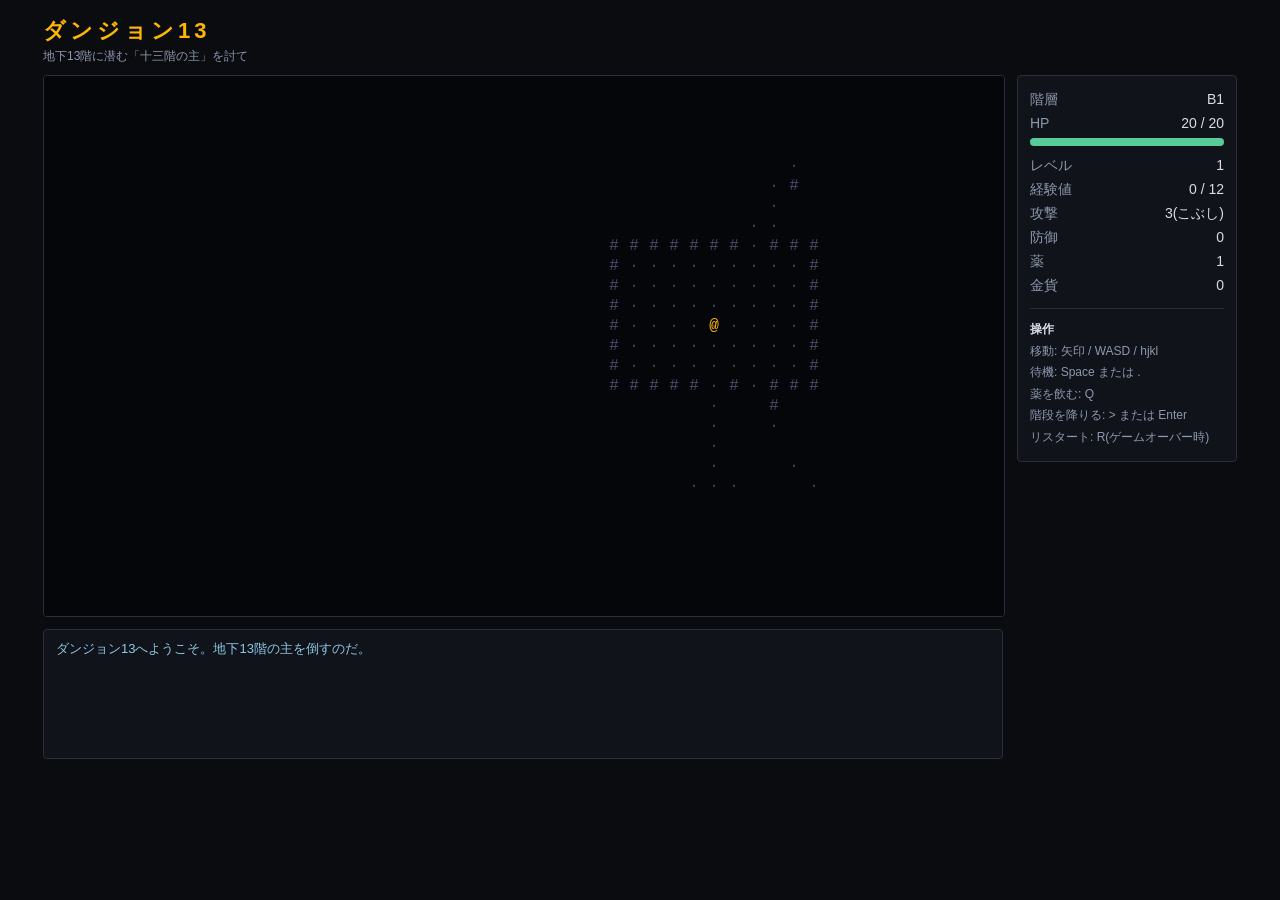
<file: index.html>
<!DOCTYPE html>
<html lang="ja">
<head>
<meta charset="UTF-8">
<meta name="viewport" content="width=device-width, initial-scale=1.0">
<title>ダンジョン13 — 地下十三階の主</title>
<link rel="stylesheet" href="style.css">
</head>
<body>
<div id="wrap">
  <header>
    <h1>ダンジョン13</h1>
    <p class="sub">地下13階に潜む「十三階の主」を討て</p>
  </header>
  <div id="main">
    <div id="stage">
      <canvas id="screen" width="960" height="540"></canvas>
      <div id="touch-controls">
        <div id="dpad">
          <button id="btn-up" class="pad">▲</button>
          <button id="btn-left" class="pad">◀</button>
          <button id="btn-wait" class="pad">・</button>
          <button id="btn-right" class="pad">▶</button>
          <button id="btn-down" class="pad">▼</button>
        </div>
        <div id="actions">
          <button id="btn-quaff" class="act">薬を飲む</button>
          <button id="btn-descend" class="act">階段を降りる</button>
        </div>
      </div>
    </div>
    <aside id="side">
      <div class="stat"><span class="label">階層</span><span id="st-floor">B1</span></div>
      <div class="stat"><span class="label">HP</span><span id="st-hp">20 / 20</span></div>
      <div id="hpbar"><div id="hpbar-fill"></div></div>
      <div class="stat"><span class="label">レベル</span><span id="st-level">1</span></div>
      <div class="stat"><span class="label">経験値</span><span id="st-xp">0 / 12</span></div>
      <div class="stat"><span class="label">攻撃</span><span id="st-atk">3</span></div>
      <div class="stat"><span class="label">防御</span><span id="st-def">0</span></div>
      <div class="stat"><span class="label">薬</span><span id="st-potions">1</span></div>
      <div class="stat"><span class="label">金貨</span><span id="st-gold">0</span></div>
      <hr>
      <div id="help">
        <b>操作</b><br>
        移動: 矢印 / WASD / hjkl<br>
        待機: Space または .<br>
        薬を飲む: Q<br>
        階段を降りる: &gt; または Enter<br>
        リスタート: R(ゲームオーバー時)
      </div>
    </aside>
  </div>
  <div id="log"></div>
</div>
<script src="game.js"></script>
</body>
</html>
</file>
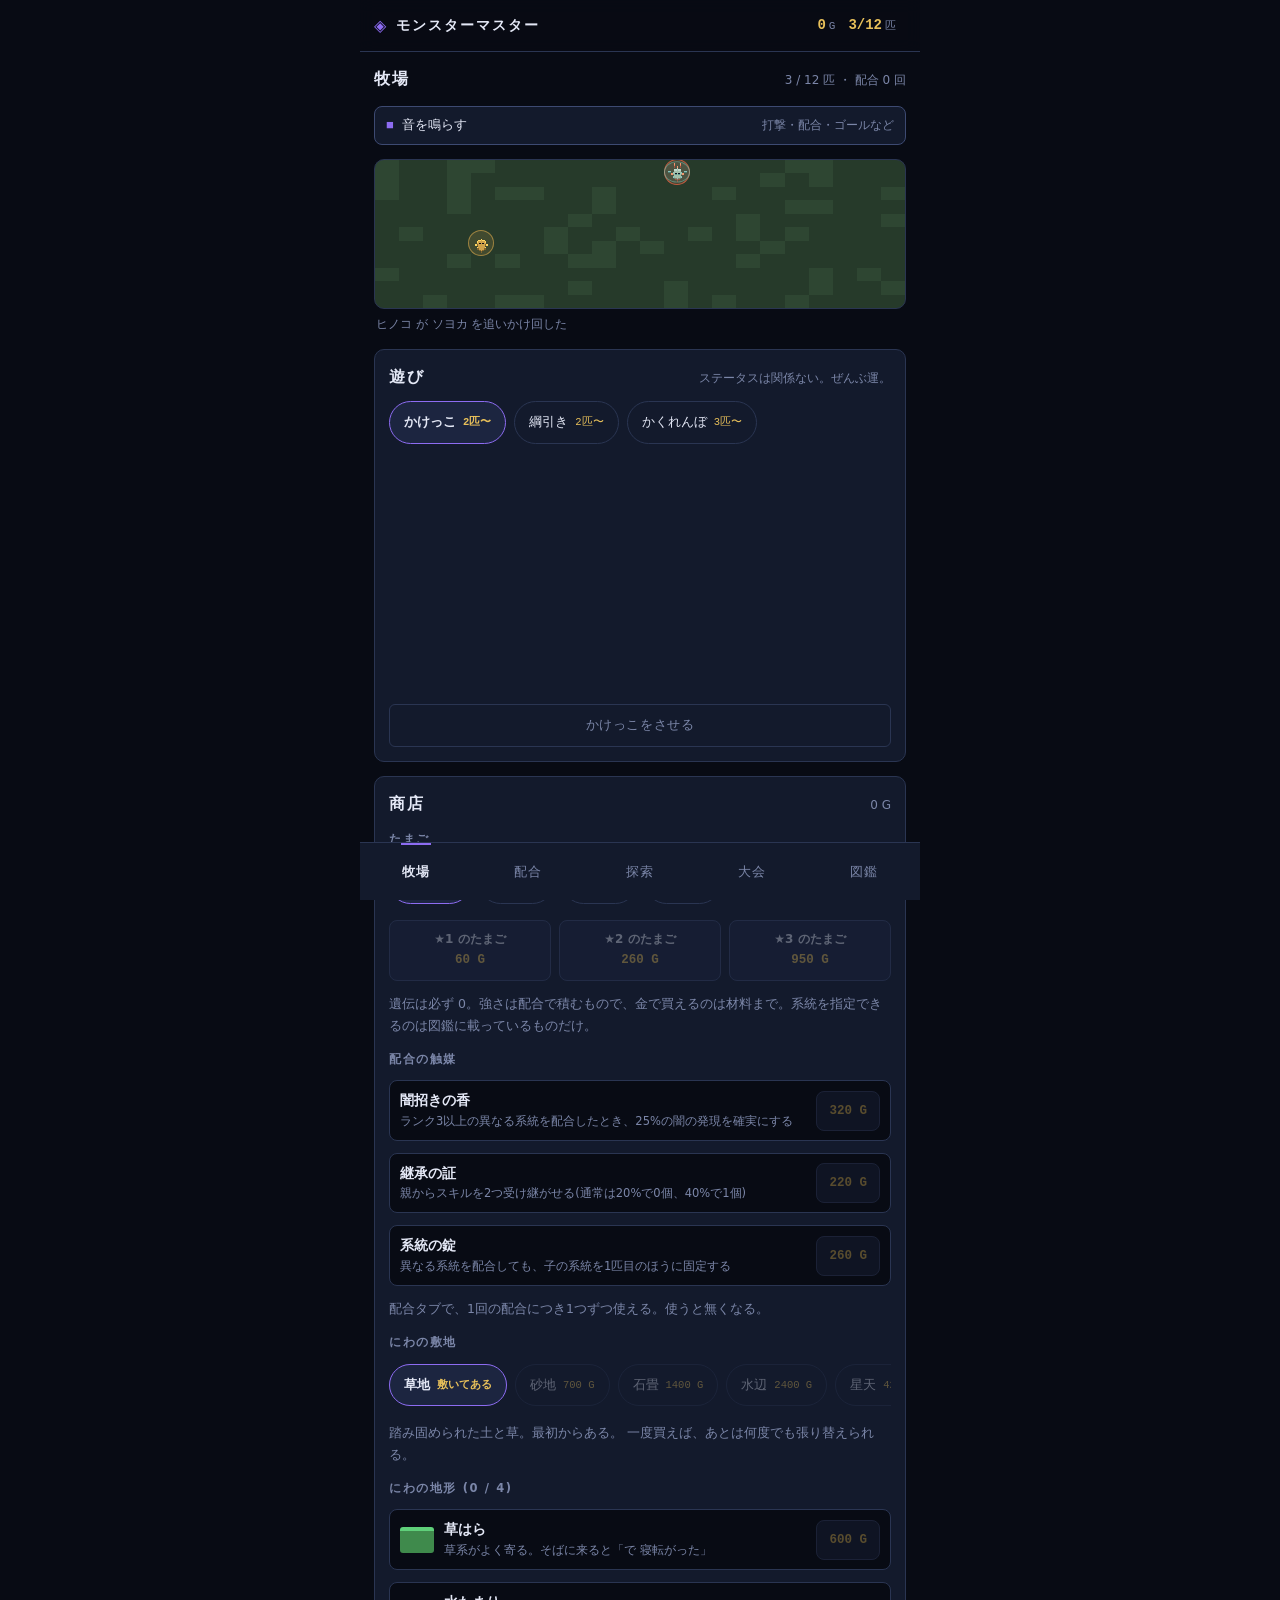
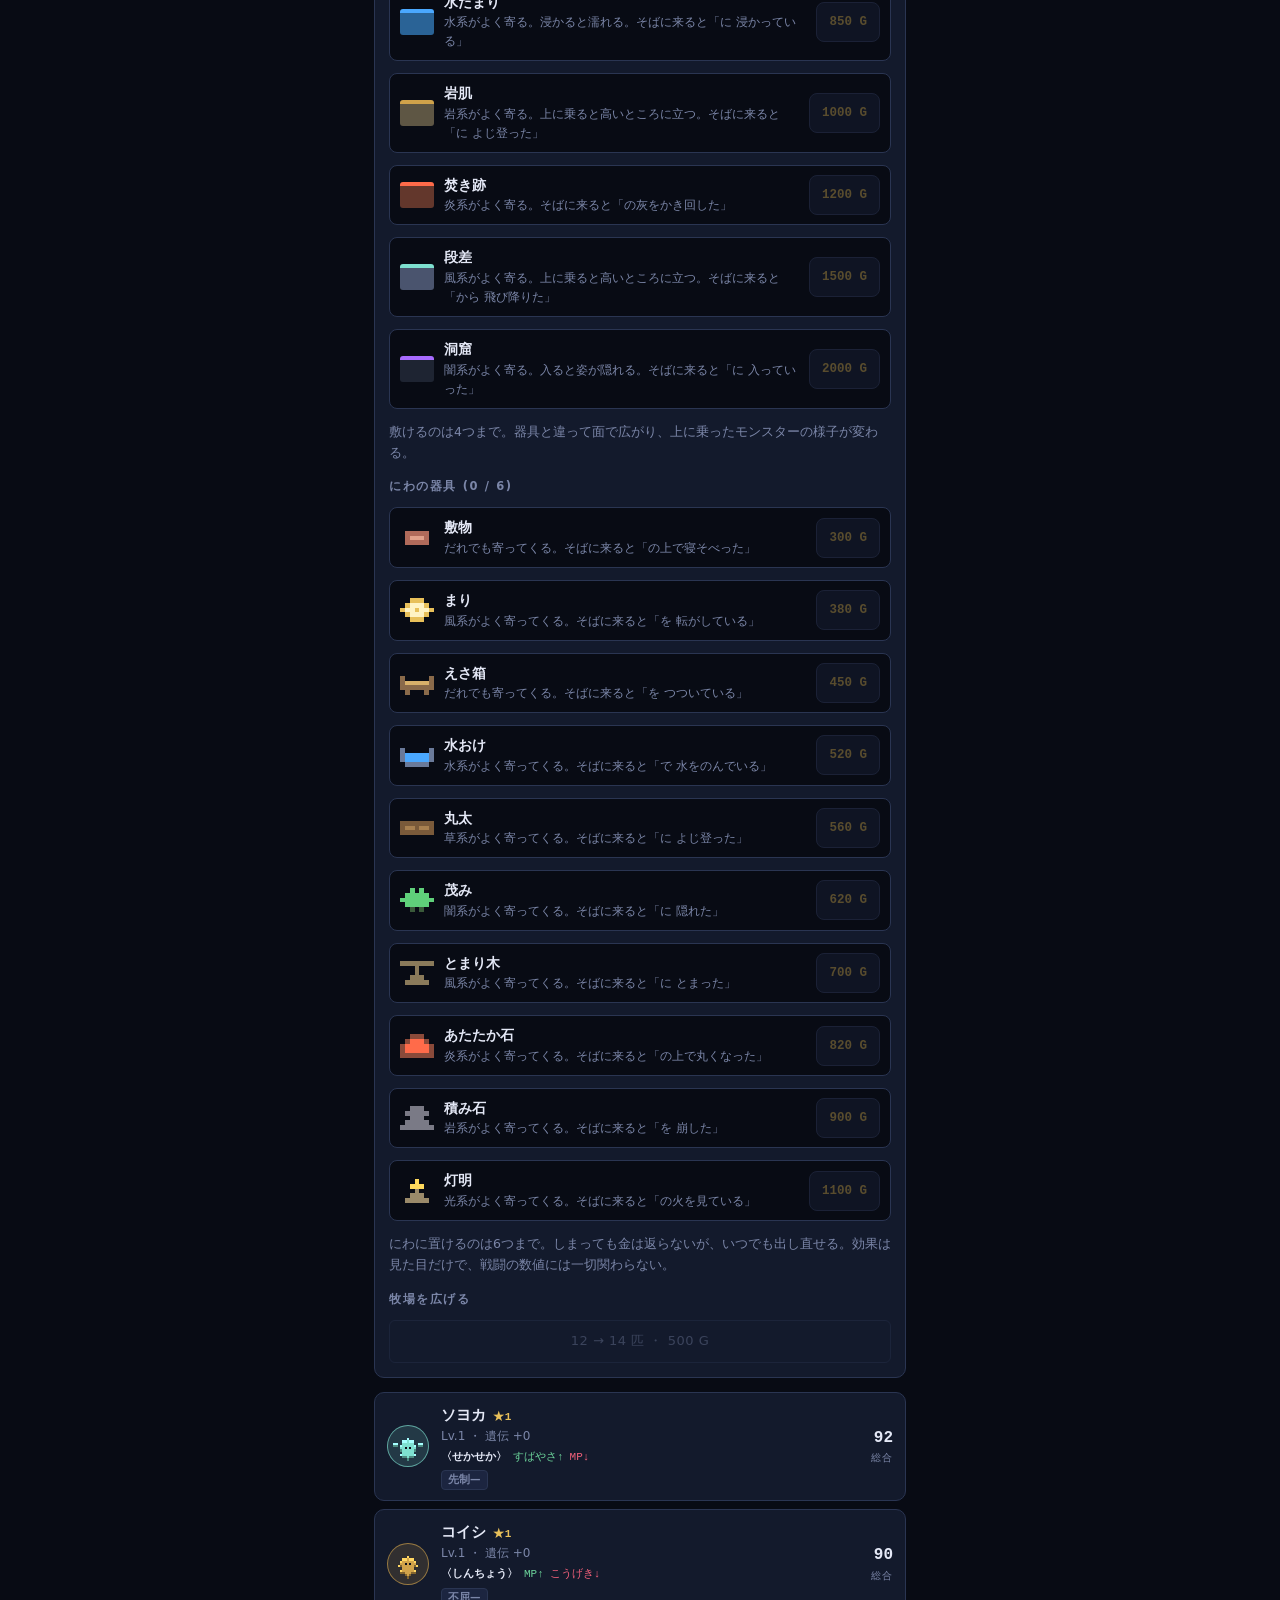
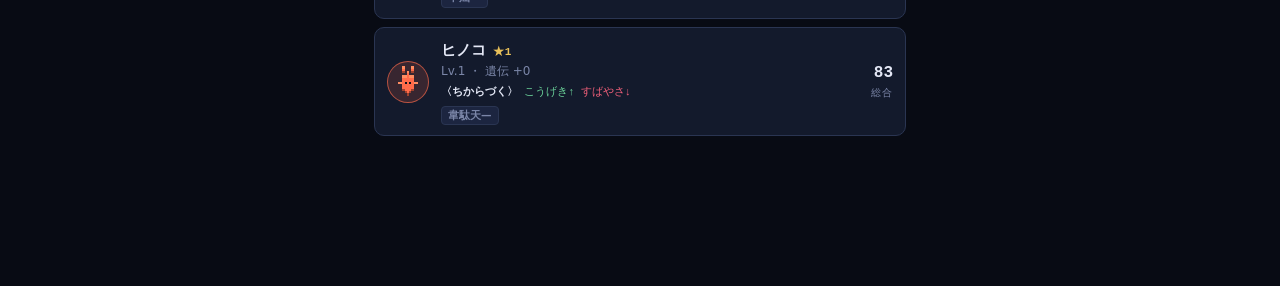
<file: monstermaster/index.html>
<!DOCTYPE html>
<html lang="ja">
<head>
<meta charset="UTF-8">
<meta name="viewport" content="width=device-width, initial-scale=1.0, viewport-fit=cover">
<title>モンスターマスター — 配合録</title>
<link rel="stylesheet" href="style.css">
</head>
<body>
<div id="app">
  <header id="bar">
    <div class="brand"><span class="mark">◈</span>モンスターマスター</div>
    <div class="purse">
      <span class="num" id="hud-gold">0</span><span class="unit">G</span>
      <span class="num" id="hud-count">0</span><span class="unit">匹</span>
    </div>
  </header>

  <main id="view" aria-live="polite"></main>

  <!-- 連打する主要ボタンはここに置き、一覧が伸び縮みしても位置が動かないようにする -->
  <div id="action-bar"></div>

  <nav id="tabs">
    <button class="tab is-on" data-tab="ranch">牧場</button>
    <button class="tab" data-tab="fuse">配合</button>
    <button class="tab" data-tab="explore">探索</button>
    <button class="tab" data-tab="cup">大会</button>
    <button class="tab" data-tab="dex">図鑑</button>
  </nav>
</div>
<div id="toast" role="status"></div>
<script src="play.js"></script>
<script src="race.js"></script>
<script src="tug.js"></script>
<script src="hide.js"></script>
<script src="sound.js"></script>
<script src="game.js"></script>
</body>
</html>
</file>
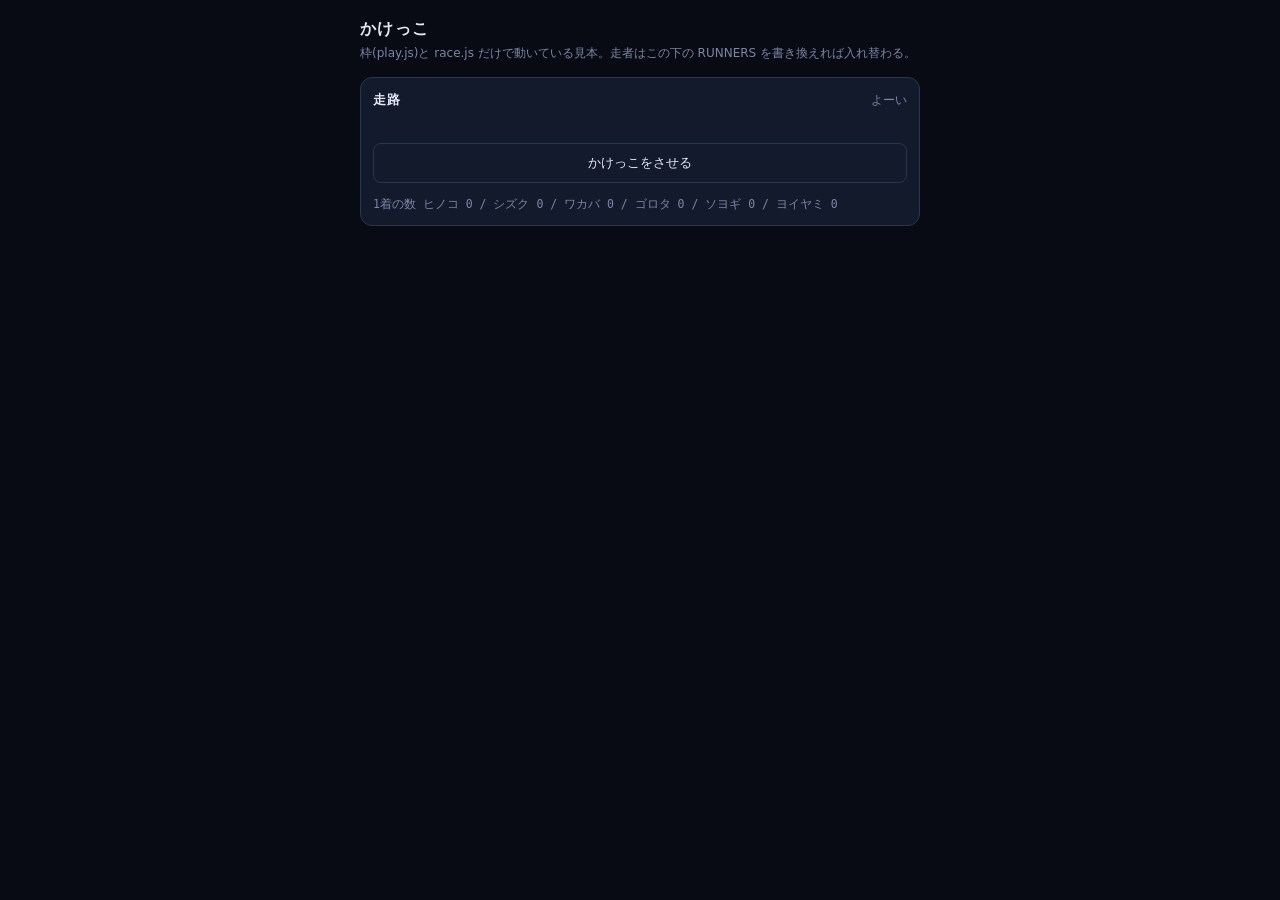
<file: monstermaster/race.html>
<!DOCTYPE html>
<html lang="ja">
<head>
<meta charset="UTF-8">
<meta name="viewport" content="width=device-width, initial-scale=1.0, viewport-fit=cover">
<title>かけっこ — 単体</title>
<style>
/* かけっこだけを動かす見本。ゲーム本体の style.css も game.js も読まない。 */
:root {
  --ground: #080b14; --panel: #131a2c; --line: #2a3552;
  --text: #e4e8f6; --muted: #7b86a8; --gold: #e8c05a; --danger: #f2607a;
  --mono: ui-monospace, Menlo, "Roboto Mono", monospace;
  --sans: "Hiragino Kaku Gothic ProN", "Hiragino Sans", "Noto Sans JP", system-ui, sans-serif;
}
* { box-sizing: border-box; }
body {
  margin: 0; padding: 16px; background: var(--ground); color: var(--text);
  font-family: var(--sans); font-size: 14px; line-height: 1.6;
}
main { max-width: 560px; margin: 0 auto; }
h1 { font-size: 16px; margin: 0 0 2px; letter-spacing: .08em; }
.sub { color: var(--muted); font-size: 12px; margin: 0 0 14px; }
.panel { background: var(--panel); border: 1px solid var(--line); border-radius: 12px; padding: 12px; }
.head { display: flex; align-items: baseline; justify-content: space-between; gap: 8px; margin-bottom: 10px; }
.head h2 { font-size: 13px; margin: 0; letter-spacing: .06em; }
.note { color: var(--muted); font-size: 12px; }

.legs { display: grid; grid-template-columns: repeat(4, 1fr); gap: 4px; margin-bottom: 10px; }
.leg {
  border: 1px solid var(--line); border-left: 3px solid var(--lc, var(--line));
  border-radius: 6px; padding: 4px 5px; display: flex; flex-direction: column; gap: 1px;
}
.leg .ln { font-size: 11px; font-weight: 700; }
.leg .lg { color: #6bd39a; font-size: 9.5px; }
.leg .lb { color: var(--danger); font-size: 9.5px; }

.track { display: flex; flex-direction: column; gap: 6px; --legbg: transparent 0%, transparent 100%; }
.lane {
  position: relative; height: 34px; border: 1px solid var(--line); border-radius: 6px;
  border-right: 2px dashed var(--gold);   /* 右端がゴール */
  background-image: linear-gradient(90deg, var(--legbg)); overflow: hidden;
}
.runner {
  position: absolute; top: 50%; width: 26px; height: 26px;
  /* 右端がゴール。走者のぶんだけ内側で止める。 */
  left: calc(var(--rx, 0%) * 0.88);
  transform: translate(0, -50%);
  transition: left .3s linear;
  display: flex; align-items: center; justify-content: center;
  border-radius: 50%; font-size: 13px; font-weight: 700; color: #0b0e18;
}
.runner.is-done { filter: saturate(.5); }
.lane-tag {
  position: absolute; right: 6px; top: 50%; transform: translateY(-50%);
  display: flex; gap: 6px; align-items: baseline; font-size: 10.5px; color: var(--muted);
}
.lane-tag .nm { color: var(--text); font-weight: 600; }
.lane-tag .pl { color: var(--gold); font-family: var(--mono); font-weight: 700; }

button {
  margin-top: 12px; width: 100%; padding: 10px; border-radius: 8px;
  border: 1px solid var(--line); background: transparent; color: var(--text);
  font-family: inherit; font-size: 13px; cursor: pointer;
}
button:disabled { opacity: .45; cursor: default; }
.tally { margin-top: 12px; font-size: 11.5px; color: var(--muted); font-family: var(--mono); }
@media (prefers-reduced-motion: reduce) { .runner { transition: none; } }
</style>
</head>
<body>
<main>
  <h1>かけっこ</h1>
  <p class="sub">枠(play.js)と race.js だけで動いている見本。走者はこの下の RUNNERS を書き換えれば入れ替わる。</p>
  <div class="panel">
    <div class="head"><h2>走路</h2><span class="note" id="note">よーい</span></div>
    <div class="legs" id="legs"></div>
    <div class="track" id="track"></div>
    <button id="go">かけっこをさせる</button>
    <div class="tally" id="tally"></div>
  </div>
</main>

<script src="play.js"></script>
<script src="race.js"></script>
<script>
// 遊びが知っているのはこの4つだけ。強さの数値はどこにも無い。
const RUNNERS = [
  { id: 'a', name: 'ヒノコ',   family: 'fire',  up: 'atk' },
  { id: 'b', name: 'シズク',   family: 'water', up: 'mp'  },
  { id: 'c', name: 'ワカバ',   family: 'grass', up: 'def' },
  { id: 'd', name: 'ゴロタ',   family: 'rock',  up: 'hp'  },
  { id: 'e', name: 'ソヨギ',   family: 'wind',  up: 'spd' },
  { id: 'f', name: 'ヨイヤミ', family: 'dark',  up: 'int' },
];
const COLOR = { fire:'#ff6b4a', water:'#4aa8ff', grass:'#5fd07a', rock:'#d0a24a',
                wind:'#7ee0d0', dark:'#a76bff', light:'#ffd95c' };

let race = null, timer = null, nodes = {};
const wins = {};
const $ = (id) => document.getElementById(id);

function draw() {
  $('legs').textContent = '';
  $('track').textContent = '';
  nodes = {};
  if (!race) return;

  for (const lg of race.legs) {
    const c = document.createElement('div');
    c.className = 'leg';
    c.style.setProperty('--lc', lg.c);
    c.innerHTML = `<span class="ln">${lg.name}</span>` +
      `<span class="lg">${Race.LABEL.fam[lg.good]}↑ ${Race.LABEL.stat[lg.ng]}↑</span>` +
      `<span class="lb">${Race.LABEL.fam[lg.bad]}↓ ${Race.LABEL.stat[lg.nb]}↓</span>`;
    $('legs').appendChild(c);
  }

  const bg = race.legs.map((lg, i) => {
    const a = i * 100 / Race.RACE.legs, b = (i + 1) * 100 / Race.RACE.legs;
    return `${lg.c}22 ${a}%, ${lg.c}22 ${b}%`;
  }).join(', ');

  for (const lane of race.lanes) {
    const row = document.createElement('div');
    row.className = 'lane';
    row.style.setProperty('--legbg', bg);
    const n = document.createElement('div');
    n.className = 'runner';
    n.style.background = COLOR[lane.family] || '#7b86a8';
    n.style.setProperty('--rx', lane.x + '%');
    n.textContent = (lane.name || '？')[0];
    nodes[lane.id] = n;
    row.appendChild(n);
    const tag = document.createElement('div');
    tag.className = 'lane-tag';
    const place = race.done.indexOf(lane.id);
    tag.innerHTML = `<span class="nm">${lane.name}</span>` +
      `<span class="st">${Race.STYLE[lane.up] || Race.STYLE.null}</span>` +
      (place >= 0 ? `<span class="pl">${place + 1}着</span>` : '');
    row.appendChild(tag);
    $('track').appendChild(row);
  }
}

function tally() {
  const line = RUNNERS.map(r => `${r.name} ${wins[r.id] || 0}`).join(' / ');
  $('tally').textContent = '1着の数  ' + line;
}

function tick() {
  const { finished } = Race.step(race);
  for (const f of finished) if (f.place === 1) wins[f.id] = (wins[f.id] || 0) + 1;
  for (const lane of race.lanes) {
    const n = nodes[lane.id];
    if (!n) continue;
    n.style.setProperty('--rx', lane.x + '%');
    if (race.done.includes(lane.id)) n.classList.add('is-done');
  }
  $('note').textContent = race.note;
  if (race.over) {
    clearInterval(timer); timer = null;
    $('go').disabled = false; $('go').textContent = 'もう一度';
    draw(); tally();
  }
}

$('go').addEventListener('click', () => {
  race = Race.make(RUNNERS);
  if (!race) return;
  draw();
  $('note').textContent = race.note;
  $('go').disabled = true; $('go').textContent = '走っている…';
  timer = setInterval(tick, Race.RACE.tickMs);
});

tally();
</script>
</body>
</html>
</file>
<file: style.css>
* { margin: 0; padding: 0; box-sizing: border-box; }

body {
  background: #0b0c10;
  color: #d8dee9;
  font-family: "Hiragino Kaku Gothic ProN", "Noto Sans JP", "Yu Gothic", sans-serif;
  display: flex;
  justify-content: center;
  padding: 16px;
}

#wrap { max-width: 1220px; }

header { margin-bottom: 10px; }
header h1 {
  font-size: 22px;
  letter-spacing: 4px;
  color: #ffb703;
}
header .sub { font-size: 12px; color: #8d99ae; margin-top: 2px; }

#main { display: flex; gap: 12px; align-items: flex-start; }

#stage { flex: 1; min-width: 0; }

#screen {
  background: #05060a;
  border: 1px solid #2b2d42;
  border-radius: 4px;
  image-rendering: pixelated;
  max-width: 100%;
  height: auto;
  touch-action: none;
  display: block;
}

/* ===== タッチ操作(body.touch のときだけ表示) ===== */
#touch-controls { display: none; }

body.touch #touch-controls {
  display: flex;
  align-items: center;
  justify-content: space-between;
  gap: 16px;
  margin-top: 12px;
}

#dpad {
  display: grid;
  grid-template-areas:
    ". up ."
    "left wait right"
    ". down .";
  gap: 6px;
}
#btn-up { grid-area: up; }
#btn-down { grid-area: down; }
#btn-left { grid-area: left; }
#btn-right { grid-area: right; }
#btn-wait { grid-area: wait; }

button.pad, button.act {
  background: #1d2033;
  color: #d8dee9;
  border: 1px solid #2b2d42;
  border-radius: 8px;
  font-size: 18px;
  touch-action: manipulation;
  -webkit-user-select: none;
  user-select: none;
  -webkit-tap-highlight-color: transparent;
}
button.pad:active, button.act:active { background: #2b2d42; }

button.pad { width: 58px; height: 58px; }

#actions { display: flex; flex-direction: column; gap: 10px; }
button.act { padding: 14px 18px; font-size: 15px; }

#side {
  width: 220px;
  background: #11131a;
  border: 1px solid #2b2d42;
  border-radius: 4px;
  padding: 12px;
  font-size: 14px;
}

.stat {
  display: flex;
  justify-content: space-between;
  padding: 3px 0;
}
.stat .label { color: #8d99ae; }

#hpbar {
  height: 8px;
  background: #2b2d42;
  border-radius: 4px;
  overflow: hidden;
  margin: 4px 0 8px;
}
#hpbar-fill {
  height: 100%;
  width: 100%;
  background: #57cc99;
  transition: width 0.15s ease, background 0.15s ease;
}

#side hr { border: none; border-top: 1px solid #2b2d42; margin: 10px 0; }

#help { font-size: 12px; color: #8d99ae; line-height: 1.8; }
#help b { color: #d8dee9; }

#log {
  margin-top: 12px;
  height: 130px;
  overflow-y: auto;
  background: #11131a;
  border: 1px solid #2b2d42;
  border-radius: 4px;
  padding: 8px 12px;
  font-size: 13px;
  line-height: 1.7;
  width: 960px;
}
#log .msg-dim { color: #6c757d; }

/* ===== モバイルレイアウト ===== */
@media (max-width: 900px) {
  body { padding: 8px; }
  #wrap { width: 100%; }
  #main { flex-direction: column; }
  #side { width: 100%; }
  #side .stat { display: inline-flex; gap: 6px; padding: 2px 10px 2px 0; }
  #help { display: block; }
  #log { width: 100%; height: 96px; font-size: 12px; }
}
#log .msg-good { color: #57cc99; }
#log .msg-bad { color: #ef476f; }
#log .msg-item { color: #ffd166; }
#log .msg-sys { color: #8ecae6; }
</file>
<file: monstermaster/style.css>
/* ===== トークン =====
   単一テーマ(暗い藍闇)に意図的にコミットした配色。
   ニュートラルは純グレーではなく青紫に寄せている。 */
:root {
  --ground: #080b14;
  --panel:  #131a2c;
  --panel-2:#1c2540;
  --line:   #2a3552;
  --line-hi:#3d4a72;
  --text:   #e4e8f6;
  --muted:  #7b86a8;
  --accent: #8d6cf2;
  --accent-dim: #5a44a8;
  --gold:   #e8c05a;
  --danger: #f2607a;

  --mono: ui-monospace, "SF Mono", "SFMono-Regular", Menlo, "Roboto Mono", monospace;
  --sans: "Hiragino Kaku Gothic ProN", "Hiragino Sans", "Noto Sans JP",
          "Yu Gothic", "Meiryo", system-ui, sans-serif;

  --bar-h: 52px;
  --tabs-h: 58px;
}

* { margin: 0; padding: 0; box-sizing: border-box; }

html { -webkit-text-size-adjust: 100%; }
/* 横スクロールは常に事故。どこかがはみ出しても画面はずらさない。 */
body { overflow-x: hidden; }

body {
  background: var(--ground);
  color: var(--text);
  font-family: var(--sans);
  font-size: 15px;
  line-height: 1.6;
  -webkit-tap-highlight-color: transparent;
}

button {
  font: inherit;
  color: inherit;
  background: none;
  border: none;
  cursor: pointer;
  touch-action: manipulation;
}
button:focus-visible, .mon:focus-visible {
  outline: 2px solid var(--accent);
  outline-offset: 2px;
}

/* ===== シェル ===== */
#app {
  max-width: 560px;
  margin: 0 auto;
  min-height: 100dvh;
  display: flex;
  flex-direction: column;
  background: var(--ground);
}

#bar {
  position: sticky;
  top: 0;
  z-index: 10;
  height: var(--bar-h);
  flex: 0 0 auto;
  display: flex;
  align-items: center;
  justify-content: space-between;
  gap: 12px;
  padding: 0 14px;
  background: var(--ground);
  background: color-mix(in srgb, var(--ground) 88%, transparent);
  -webkit-backdrop-filter: blur(8px);
  backdrop-filter: blur(8px);
  border-bottom: 1px solid var(--line);
}

.brand {
  font-size: 14px;
  font-weight: 700;
  letter-spacing: 0.14em;
  display: flex;
  align-items: center;
  gap: 8px;
}
.brand .mark { color: var(--accent); font-size: 16px; }

.purse {
  display: flex;
  align-items: baseline;
  gap: 3px;
  font-family: var(--mono);
  font-variant-numeric: tabular-nums;
  font-size: 14px;
}
.purse .num { color: var(--gold); font-weight: 600; }
.purse .num + .unit { margin-right: 10px; }
.purse .unit { color: var(--muted); font-size: 11px; }
.purse .num:nth-of-type(2) { color: var(--text); }

#view {
  flex: 1 1 auto;
  /* 下端は固定アクションバーとタブバーのぶんを常に空けておく */
  padding: 14px 14px calc(var(--tabs-h) + 96px);
  display: flex;
  flex-direction: column;
  gap: 14px;
}

/* 画面下に貼り付く主要ボタン。一覧の増減で位置が動かない。 */
#action-bar {
  position: fixed;
  left: 0;
  right: 0;
  bottom: calc(var(--tabs-h) + env(safe-area-inset-bottom));
  z-index: 9;
  max-width: 560px;
  margin: 0 auto;
  padding: 10px 14px;
  background: var(--ground);
  border-top: 1px solid var(--line);
}
#action-bar:empty { display: none; }
#action-bar .btn { width: 100%; }

#tabs {
  position: fixed;
  bottom: 0;
  left: 0;
  right: 0;
  z-index: 10;
  height: calc(var(--tabs-h) + env(safe-area-inset-bottom));
  padding-bottom: env(safe-area-inset-bottom);
  max-width: 560px;
  margin: 0 auto;
  display: grid;
  grid-template-columns: repeat(5, 1fr);
  background: var(--panel);
  border-top: 1px solid var(--line);
}
.tab {
  font-size: 12.5px;
  letter-spacing: 0.06em;
  color: var(--muted);
  position: relative;
}
.tab.is-on { color: var(--text); font-weight: 700; }
.tab.is-on::before {
  content: "";
  position: absolute;
  top: 0; left: 50%;
  transform: translateX(-50%);
  width: 30px; height: 2px;
  background: var(--accent);
}

/* ===== 見出し・共通パーツ ===== */
.head {
  display: flex;
  align-items: baseline;
  justify-content: space-between;
  gap: 10px;
}
.head h2 {
  font-size: 16px;
  font-weight: 700;
  letter-spacing: 0.1em;
}
.head .note { font-size: 12px; color: var(--muted); }

.hint {
  font-size: 12.5px;
  color: var(--muted);
  line-height: 1.7;
}

.panel {
  background: var(--panel);
  border: 1px solid var(--line);
  border-radius: 10px;
  padding: 14px;
  display: flex;
  flex-direction: column;
  gap: 12px;
}

.btn {
  background: var(--panel-2);
  border: 1px solid var(--line-hi);
  border-radius: 6px;
  padding: 13px 16px;
  font-size: 14.5px;
  font-weight: 600;
  letter-spacing: 0.04em;
  text-align: center;
}
.btn:active { background: var(--line); }
.btn.primary {
  background: var(--accent);
  border-color: var(--accent);
  color: #0b0713;
}
.btn.primary:active { background: var(--accent-dim); }
.btn[disabled] {
  opacity: 0.38;
  cursor: default;
  pointer-events: none;
}
.btn.ghost {
  background: none;
  border-color: var(--line);
  color: var(--muted);
  font-weight: 500;
  padding: 10px 14px;
  font-size: 13px;
}

/* ===== モンスター核(エンブレム) ===== */
.emblem {
  flex: 0 0 auto;
  width: 42px;
  height: 42px;
  border-radius: 50%;
  display: grid;
  place-items: center;
  font-size: 18px;
  font-weight: 700;
  color: var(--fc);
  background: var(--panel-2);
  background: color-mix(in srgb, var(--fc) 16%, transparent);
  border: 1.5px solid var(--fc);
  border-color: color-mix(in srgb, var(--fc) 65%, transparent);
}
.emblem.lg { width: 60px; height: 60px; font-size: 26px; }
.emblem.sm { width: 30px; height: 30px; font-size: 13px; border-width: 1px; }

/* ドット絵を入れたとき。にじませずマス目のまま拡大する */
.emblem.has-sprite {
  background-repeat: no-repeat;
  background-position: center;
  background-size: 86%;
  image-rendering: pixelated;
  image-rendering: crisp-edges;
}

/* ===== モンスター行 ===== */
.list { display: flex; flex-direction: column; gap: 8px; }

.mon {
  width: 100%;
  display: flex;
  align-items: center;
  gap: 12px;
  padding: 10px 12px;
  background: var(--panel);
  border: 1px solid var(--line);
  border-radius: 10px;
  text-align: left;
}
.mon:active { background: var(--panel-2); }
.mon.is-sel {
  border-color: var(--accent);
  background: var(--panel-2);
  background: color-mix(in srgb, var(--accent) 12%, var(--panel));
}
.mon-main { flex: 1 1 auto; min-width: 0; }
.mon-name {
  font-size: 15px;
  font-weight: 700;
  display: flex;
  align-items: baseline;
  gap: 7px;
  flex-wrap: wrap;
}
/* 名前をつけた個体に添える種の名前 */
.mon-species {
  font-size: 11px;
  font-weight: 500;
  color: var(--muted);
}
.rank {
  font-family: var(--mono);
  font-size: 11px;
  color: var(--gold);
  letter-spacing: 0.06em;
}
.mon-sub {
  font-size: 12px;
  color: var(--muted);
  font-variant-numeric: tabular-nums;
}
.mon-power {
  flex: 0 0 auto;
  text-align: right;
  font-family: var(--mono);
  font-variant-numeric: tabular-nums;
}
.mon-power .v { font-size: 16px; font-weight: 600; }
.mon-power .k { font-size: 10px; color: var(--muted); display: block; letter-spacing: 0.1em; }

.pick-badge {
  flex: 0 0 auto;
  width: 22px; height: 22px;
  border-radius: 50%;
  display: grid; place-items: center;
  font-size: 11px; font-weight: 700;
  background: var(--accent);
  color: #0b0713;
}

/* ===== ステータス ===== */
.stats { display: flex; flex-direction: column; gap: 6px; }
.stat-row {
  display: grid;
  /* ラベル / 数値 / 成長係数 / メーター */
  grid-template-columns: 4.6em 3.2em 1.4em 1fr;
  align-items: center;
  gap: 8px;
  font-size: 12px;
}
.stat-row .k { color: var(--muted); letter-spacing: 0.08em; white-space: nowrap; }

/* ===== スキル ===== */
.mon-skills { display: flex; flex-wrap: wrap; gap: 4px; margin-top: 4px; }
.chip-skill {
  font-size: 10.5px;
  font-weight: 600;
  line-height: 1.5;
  padding: 1px 6px;
  border-radius: 4px;
  color: var(--accent);
  background: var(--panel-2);
  border: 1px solid var(--line);
  font-variant-numeric: tabular-nums;
}
.chip-skill.is-dormant { color: var(--muted); }

.skill-list { display: flex; flex-direction: column; gap: 8px; }
.skill-row {
  background: var(--panel-2);
  border: 1px solid var(--line);
  border-radius: 8px;
  padding: 8px 11px;
}
.skill-row.is-dormant { opacity: 0.5; }
.sk-head {
  display: flex;
  align-items: baseline;
  justify-content: space-between;
  gap: 8px;
}
.sk-name { font-size: 13.5px; font-weight: 700; color: var(--accent); }
.sk-lv {
  font-family: var(--mono);
  font-size: 11px;
  color: var(--gold);
  font-variant-numeric: tabular-nums;
}
.sk-desc { font-size: 12px; color: var(--muted); margin-top: 2px; line-height: 1.55; }

/* ステータスのはたらき一覧(図鑑) */
.effects { display: flex; flex-direction: column; gap: 9px; }
.effect-row {
  display: grid;
  grid-template-columns: 4.8em 1fr;
  gap: 10px;
  font-size: 12.5px;
  line-height: 1.6;
}
.effect-row .ek { color: var(--accent); font-weight: 700; white-space: nowrap; }
.effect-row .ev { color: var(--muted); }
.stat-row .v {
  font-family: var(--mono);
  font-variant-numeric: tabular-nums;
  text-align: right;
  font-size: 13px;
}
/* 成長係数(F〜S)。伸びやすいものほど目立たせる。 */
.g {
  font-family: var(--mono);
  font-size: 11.5px;
  font-weight: 700;
  text-align: center;
  letter-spacing: 0.04em;
}
.g-S { color: var(--gold); }
.g-A { color: #f0d488; }
.g-B { color: var(--text); }
.g-C { color: var(--text); font-weight: 500; }
.g-D, .g-E, .g-F { color: var(--muted); font-weight: 500; }

.result .t3 {
  font-size: 12px;
  color: var(--muted);
  margin-top: 3px;
  display: flex;
  align-items: baseline;
  flex-wrap: wrap;
}
.result .t3 .g { margin-left: 3px; }

.meter {
  height: 5px;
  background: var(--panel-2);
  border-radius: 3px;
  overflow: hidden;
}
.meter > i {
  display: block;
  height: 100%;
  background: var(--fc, var(--accent));
  border-radius: 3px;
}

/* ===== 配合プレビュー ===== */
.fuse-slots {
  display: grid;
  grid-template-columns: 1fr auto 1fr;
  align-items: center;
  gap: 10px;
}
.slot {
  background: var(--panel-2);
  border: 1px dashed var(--line-hi);
  border-radius: 10px;
  padding: 12px 8px;
  min-height: 92px;
  display: flex;
  flex-direction: column;
  align-items: center;
  justify-content: center;
  gap: 6px;
  text-align: center;
}
.slot.filled { border-style: solid; }
.slot .nm { font-size: 12.5px; font-weight: 600; line-height: 1.3; }
.slot .em { font-size: 11px; color: var(--muted); font-variant-numeric: tabular-nums; }
.slot .ph { font-size: 12px; color: var(--muted); }
.plus { font-size: 18px; color: var(--accent); }

.result {
  border-top: 1px solid var(--line);
  padding-top: 12px;
  display: flex;
  align-items: center;
  gap: 12px;
}
.result .txt { flex: 1 1 auto; }
.result .t1 { font-size: 15px; font-weight: 700; }
.result .t2 { font-size: 12px; color: var(--muted); margin-top: 1px; }

/* ===== 探索 ===== */
/* エリアは横スクロールのチップ。縦を節約して結果を画面内に収める。 */
.chips {
  display: flex;
  gap: 8px;
  overflow-x: auto;
  padding-bottom: 4px;
  scrollbar-width: none;
  -webkit-overflow-scrolling: touch;
}
.chips::-webkit-scrollbar { display: none; }
.chip {
  flex: 0 0 auto;
  display: flex;
  align-items: center;
  gap: 7px;
  padding: 10px 14px;
  border-radius: 999px;
  border: 1px solid var(--line);
  background: var(--panel);
  font-size: 13px;
  white-space: nowrap;
}
.chip.is-on {
  border-color: var(--accent);
  background: var(--panel-2);
  font-weight: 700;
}
.chip[disabled] { opacity: 0.36; pointer-events: none; }
.chip .r { font-family: var(--mono); font-size: 10.5px; color: var(--gold); }
/* 優勝済みの大会。選んでいなくても一目で分かるようにする */
.chip.is-won { border-color: var(--gold); }
.chip.is-won .r { font-family: inherit; font-weight: 700; }

.area-desc {
  font-size: 12px;
  color: var(--muted);
  font-variant-numeric: tabular-nums;
  white-space: nowrap;
  overflow: hidden;
  text-overflow: ellipsis;
}

/* 結果は高さを固定し、中身が増えても下のレイアウトを動かさない */
.result-slot { height: 208px; }
/* 戦いを見せているあいだは、そのぶん背を高くする */
.stage-slot { height: 268px; }
.result-slot .log { flex: 1 1 auto; max-height: none; }

.log {
  background: var(--ground);
  border: 1px solid var(--line);
  border-radius: 8px;
  padding: 10px 12px;
  font-size: 12.5px;
  line-height: 1.85;
  max-height: 190px;
  overflow-y: auto;
}
.log div + div { border-top: 1px solid var(--line); }
.log .win  { color: #6bd39a; font-weight: 600; }
.log .lose { color: var(--danger); font-weight: 600; }
.log .get  { color: var(--gold); font-weight: 600; }

/* ===== 図鑑 ===== */
.dex-fam { display: flex; flex-direction: column; gap: 8px; }
.dex-fam h3 {
  font-size: 12px;
  font-weight: 700;
  letter-spacing: 0.16em;
  color: var(--fc);
}
.dex-grid {
  display: grid;
  grid-template-columns: repeat(auto-fill, minmax(90px, 1fr));
  gap: 7px;
}
.dex-cell {
  background: var(--panel);
  border: 1px solid var(--line);
  border-radius: 8px;
  padding: 9px 6px;
  text-align: center;
  display: flex;
  flex-direction: column;
  align-items: center;
  gap: 5px;
}
.dex-cell .dn { font-size: 11.5px; font-weight: 600; line-height: 1.25; }
.dex-cell .dr { font-family: var(--mono); font-size: 10px; color: var(--gold); }
.dex-cell .ds {
  font-size: 9.5px;
  line-height: 1.35;
  color: var(--muted);
  word-break: keep-all;
}
.dex-cell.unknown { opacity: 0.45; }
.dex-cell.unknown .dn { color: var(--muted); font-weight: 400; }
.dex-cell.unknown .emblem {
  color: var(--muted);
  background: var(--panel-2);
  border-color: var(--line);
}

/* ===== トースト ===== */
#toast {
  position: fixed;
  left: 50%;
  bottom: calc(var(--tabs-h) + env(safe-area-inset-bottom) + 16px);
  transform: translate(-50%, 8px);
  z-index: 30;
  background: var(--panel-2);
  border: 1px solid var(--line-hi);
  border-radius: 8px;
  padding: 11px 16px;
  font-size: 13.5px;
  font-weight: 600;
  max-width: min(88vw, 420px);
  text-align: center;
  opacity: 0;
  pointer-events: none;
  transition: opacity 0.18s ease, transform 0.18s ease;
}
#toast.show { opacity: 1; transform: translate(-50%, 0); }

@media (prefers-reduced-motion: reduce) {
  * { transition: none !important; animation: none !important; }
}

/* ===== 語り(フレーバー・系譜・ライバル) ===== */
.lore {
  font-size: 12.5px;
  line-height: 1.8;
  color: var(--muted);
  border-left: 2px solid var(--line-hi);
  padding-left: 10px;
}

.lineage { display: flex; flex-direction: column; gap: 6px; }
.lin-row {
  display: flex;
  align-items: center;
  gap: 10px;
  padding: 7px 10px;
  background: var(--ground);
  border: 1px solid var(--line);
  border-radius: 8px;
}
.lin-main { min-width: 0; }
.lin-name { font-size: 13.5px; font-weight: 600; }
.lin-sub { font-size: 11px; color: var(--muted); }
.lin-none {
  font-size: 12.5px;
  color: var(--muted);
  padding: 8px 10px;
  background: var(--ground);
  border: 1px dashed var(--line);
  border-radius: 8px;
}

.rename { display: flex; gap: 8px; }
.rename input {
  flex: 1 1 auto;
  min-width: 0;
  font: inherit;
  font-size: 14px;
  color: var(--text);
  background: var(--ground);
  border: 1px solid var(--line-hi);
  border-radius: 6px;
  padding: 9px 11px;
}
.rename input::placeholder { color: var(--muted); }
.rename .btn { flex: 0 0 auto; }

/* ライバル */
.rival {
  display: flex;
  align-items: center;
  gap: 12px;
  padding-bottom: 10px;
  border-bottom: 1px solid var(--line);
}
.rival .face {
  flex: 0 0 auto;
  width: 44px; height: 44px;
  border-radius: 50%;
  display: grid; place-items: center;
  font-size: 15px; font-weight: 700;
  color: var(--gold);
  background: color-mix(in srgb, var(--gold) 14%, transparent);
  border: 1.5px solid color-mix(in srgb, var(--gold) 60%, transparent);
}
.rival .who { min-width: 0; }
.rival .rn { font-size: 15px; font-weight: 700; }
.rival .rt { font-size: 11.5px; color: var(--muted); letter-spacing: 0.08em; }
.rival .rmark { margin-left: auto; font-size: 11px; color: var(--gold); font-weight: 700; }
.line {
  font-size: 13px;
  line-height: 1.85;
  color: var(--text);
}
.line.dim { color: var(--muted); }

/* 図鑑の一文 */
.dex-flavor {
  grid-column: 1 / -1;
  font-size: 12px;
  line-height: 1.75;
  color: var(--muted);
  padding: 2px 2px 6px;
}

/* ===== 商店 ===== */
.shop-label {
  font-size: 11.5px;
  font-weight: 700;
  letter-spacing: 0.14em;
  color: var(--muted);
  padding-top: 2px;
}
.shop-grid {
  display: grid;
  grid-template-columns: repeat(3, 1fr);
  gap: 8px;
}
.buy {
  display: flex;
  flex-direction: column;
  align-items: center;
  gap: 3px;
  padding: 10px 6px;
  background: var(--panel-2);
  border: 1px solid var(--line-hi);
  border-radius: 8px;
  text-align: center;
}
.buy:active { background: var(--line); }
.buy[disabled] { opacity: 0.36; pointer-events: none; }
.buy.sm { flex: 0 0 auto; padding: 9px 12px; }
.buy-name { font-size: 12px; font-weight: 600; line-height: 1.4; }
.buy-price {
  font-family: var(--mono);
  font-variant-numeric: tabular-nums;
  font-size: 12.5px;
  color: var(--gold);
  font-weight: 600;
}

.item-row {
  display: flex;
  align-items: center;
  gap: 10px;
  padding: 9px 10px;
  background: var(--ground);
  border: 1px solid var(--line);
  border-radius: 8px;
}
.item-main { flex: 1 1 auto; min-width: 0; }
.item-name {
  font-size: 13.5px;
  font-weight: 600;
  display: flex;
  align-items: baseline;
  gap: 8px;
  flex-wrap: wrap;
}
.item-have {
  font-family: var(--mono);
  font-size: 10.5px;
  font-weight: 600;
  color: var(--accent);
}
.item-desc { font-size: 11.5px; color: var(--muted); line-height: 1.65; }

/* 配合タブの触媒スイッチ */
.catalyst {
  width: 100%;
  display: flex;
  align-items: center;
  gap: 10px;
  padding: 9px 11px;
  background: var(--ground);
  border: 1px solid var(--line);
  border-radius: 8px;
  text-align: left;
}
.catalyst.is-on {
  border-color: var(--accent);
  background: color-mix(in srgb, var(--accent) 12%, var(--panel));
}
.cat-mark {
  flex: 0 0 auto;
  font-size: 11.5px;
  font-weight: 700;
  letter-spacing: 0.08em;
  color: var(--muted);
}
.catalyst.is-on .cat-mark { color: var(--accent); }

/* 性格 */
.mon-nature {
  display: flex;
  align-items: baseline;
  gap: 6px;
  flex-wrap: wrap;
  font-size: 11px;
  margin-top: 2px;
}
.mon-nature .nat { color: var(--text); font-weight: 600; }
.mon-nature .up { color: #6bd39a; font-family: var(--mono); }
.mon-nature .down { color: var(--danger); font-family: var(--mono); }

/* ===== にわ ===== */
/* 牧場の頭。手持ち全員がうろうろしているだけの眺め。 */
.pen-wrap { display: flex; flex-direction: column; gap: 6px; }
.pen {
  position: relative;
  height: 150px;
  border-radius: 10px;
  border: 1px solid var(--line);
  overflow: hidden;
  background:
    radial-gradient(80% 120% at 50% 0%, color-mix(in srgb, var(--accent) 7%, transparent), transparent 70%),
    repeating-linear-gradient(90deg, transparent 0 26px, color-mix(in srgb, var(--line) 55%, transparent) 26px 27px),
    repeating-linear-gradient(0deg, transparent 0 26px, color-mix(in srgb, var(--line) 55%, transparent) 26px 27px),
    var(--ground);
}
.pen-mon {
  position: absolute;
  left: var(--px, 50%);
  top: var(--py, 50%);
  transform: translate(-50%, -50%) scaleX(var(--flip, 1));
  transition: left 1s ease-in-out, top 1s ease-in-out, transform .3s ease-out;
  will-change: left, top;
}
.pen-mon .emblem { width: 26px; height: 26px; border-width: 1px; }
/* うずくまっているあいだは少し潰れる */
.pen-mon.is-nap { transform: translate(-50%, -50%) scaleX(var(--flip, 1)) scaleY(0.82); opacity: 0.72; }
.pen-empty {
  position: absolute; inset: 0;
  display: grid; place-items: center;
  font-size: 12.5px; color: var(--muted);
}
.pen-caption {
  font-size: 12px;
  color: var(--muted);
  min-height: 1.5em;
  padding-left: 2px;
}
@media (prefers-reduced-motion: reduce) {
  .pen-mon { transition: none; }
}

/* にわの敷地と器具 */
.pen.ground-grass { --gh: #5fd07a; }
.pen {
  background:
    radial-gradient(80% 120% at 50% 0%, color-mix(in srgb, var(--gh, var(--accent)) 9%, transparent), transparent 70%),
    repeating-linear-gradient(90deg, transparent 0 26px, color-mix(in srgb, var(--line) 55%, transparent) 26px 27px),
    repeating-linear-gradient(0deg, transparent 0 26px, color-mix(in srgb, var(--line) 55%, transparent) 26px 27px),
    color-mix(in srgb, var(--gh, var(--accent)) 5%, var(--ground));
}
/* 地形をタイルで描いたときは、そちらを下地にする(絵は inline style で入る) */
.pen.has-ground {
  background-size: 100% 100%;
  background-repeat: no-repeat;
  image-rendering: pixelated;
}
.tr-swatch {
  flex: 0 0 auto;
  width: 34px; height: 26px;
  border-radius: 3px;
  background: linear-gradient(var(--tt) 0 4px, var(--tc) 4px);
}
.pen-fx {
  position: absolute;
  left: var(--px, 50%);
  top: var(--py, 50%);
  transform: translate(-50%, -50%);
  width: 34px; height: 26px;
  background-repeat: no-repeat;
  background-position: center;
  background-size: contain;
  image-rendering: pixelated;
  opacity: 0.92;
}
.fx-thumb {
  flex: 0 0 auto;
  width: 34px; height: 26px;
  background-repeat: no-repeat;
  background-position: center;
  background-size: contain;
  image-rendering: pixelated;
}

/* 地形に乗ったときの様子 */
.pen-mon.on-high { --lift: -5px; }
.pen-mon { transform: translate(-50%, calc(-50% + var(--lift, 0px))) scaleX(var(--flip, 1)); }
.pen-mon.is-nap { transform: translate(-50%, calc(-50% + var(--lift, 0px))) scaleX(var(--flip, 1)) scaleY(0.82); }
.pen-mon.on-hide { opacity: 0.45; }

/* 器具や地形を使っているときの動き。
   親(.pen-mon)は位置と左右反転で transform を使いきっているので、
   中の絵だけを動かす。着いたら止まる、では使っているように見えない。 */
.pen-mon.is-using .emblem { animation: pen-hop 1.1s ease-in-out infinite; }
.pen-mon.use-hop   .emblem { animation: pen-hop   0.7s ease-in-out infinite; }
.pen-mon.use-peck  .emblem { animation: pen-peck  0.9s ease-in-out infinite; }
.pen-mon.use-sway  .emblem { animation: pen-sway  2.2s ease-in-out infinite; }
.pen-mon.use-climb .emblem { animation: pen-climb 1.8s ease-in-out infinite; }
.pen-mon.use-doze  .emblem { animation: pen-doze  2.6s ease-in-out infinite; }

/* 弾む */
@keyframes pen-hop {
  0%, 100% { transform: translateY(0) scaleY(1); }
  30%      { transform: translateY(-5px) scaleY(1.06); }
  55%      { transform: translateY(0) scaleY(0.92); }
}
/* つつく・食べる */
@keyframes pen-peck {
  0%, 100% { transform: translateY(0) rotate(0deg); }
  40%      { transform: translateY(2px) rotate(12deg); }
  70%      { transform: translateY(0) rotate(2deg); }
}
/* ゆらゆら */
@keyframes pen-sway {
  0%, 100% { transform: rotate(-5deg); }
  50%      { transform: rotate(5deg); }
}
/* よじ登る */
@keyframes pen-climb {
  0%, 100% { transform: translateY(0) rotate(0deg); }
  35%      { transform: translateY(-3px) rotate(-7deg); }
  70%      { transform: translateY(-1px) rotate(5deg); }
}
/* 息をしている */
@keyframes pen-doze {
  0%, 100% { transform: scale(1); }
  50%      { transform: scale(1.07); }
}

/* 頭の上の気持ち。出るときだけふわっと浮く。 */
.emo {
  position: absolute;
  left: 50%; top: -4px;
  /* 親が左右反転するので、同じだけ掛け戻す(掛けないと字が裏返る) */
  transform: translate(-50%, 0) scale(0.6) scaleX(var(--flip, 1));
  opacity: 0;
  font-size: 10px; font-style: normal; line-height: 1;
  color: var(--text);
  background: var(--panel);
  border: 1px solid var(--line-hi);
  border-radius: 999px;
  padding: 1px 5px;
  white-space: nowrap;
  pointer-events: none;
  transition: opacity .25s ease, transform .25s ease;
}
.emo.is-on {
  opacity: 1;
  transform: translate(-50%, -10px) scale(1) scaleX(var(--flip, 1));
}
/* 仲良くしているのは遠目にも分かるように色をつける */
.emo.is-love { color: #ff8fb0; border-color: #ff8fb0; }
.emo.is-nap  { color: var(--muted); }
@media (prefers-reduced-motion: reduce) {
  .emo { transition: none; }
  .pen-mon .emblem { animation: none !important; }
}
.pen-mon.on-wet .emblem { box-shadow: 0 3px 0 -1px color-mix(in srgb, #4aa8ff 55%, transparent); }

/* ===== かけっこ ===== */
.track { display: flex; flex-direction: column; gap: 6px; }
.track { --legbg: transparent 0%, transparent 100%; }
.lane {
  position: relative;
  height: 34px;
  border-radius: 6px;
  background: var(--ground);
  border: 1px solid var(--line);
  /* 右端がゴール */
  border-right: 2px dashed var(--gold);
}
.runner {
  position: absolute;
  top: 50%;
  left: calc(var(--rx, 0%) * 0.88);
  transform: translate(0, -50%);
  transition: left .3s linear;
}
.runner.is-done { filter: saturate(0.5); }
.lane-tag {
  position: absolute;
  right: 6px; top: 50%;
  transform: translateY(-50%);
  display: flex; align-items: baseline; gap: 6px;
  font-size: 11px; color: var(--muted);
  pointer-events: none;
}
.lane-tag .nm { color: var(--text); font-weight: 600; }
.lane-tag .pl { color: var(--gold); font-family: var(--mono); font-weight: 700; }
@media (prefers-reduced-motion: reduce) { .runner { transition: none; } }

/* ===== 遊び ===== */
/* 高さを決めておく。中身が入れ替わっても下のボタンが動かないように。 */
.field-lanes { min-height: 232px; }
.field-bar   { min-height: 188px; display: flex; flex-direction: column; gap: 8px; }
.field-spots { min-height: 188px; display: flex; flex-direction: column; gap: 8px; }
.leg.is-off { opacity: 0.45; }
.leg.is-on { border-color: var(--line-hi); background: var(--panel-2); }

/* 顔札。遊びの側は名前しか持たないので、姿はゲーム側で足す。 */
.face {
  display: flex; align-items: center; gap: 4px;
  padding: 2px 6px 2px 2px; border: 1px solid var(--line); border-radius: 999px;
  background: var(--ground); font-size: 11px;
}
.face .fn { color: var(--text); }
.face .pl { color: var(--gold); font-family: var(--mono); font-weight: 700; font-size: 10px; }

/* 綱引き */
.tug-side {
  display: flex; flex-wrap: wrap; gap: 4px; justify-content: center;
  padding: 4px; border-radius: 8px;
}
.tug-side.is-won { background: color-mix(in srgb, var(--gold) 14%, transparent); }
.rope {
  position: relative; height: 18px; border-radius: 999px;
  background: linear-gradient(90deg, var(--panel-2), var(--line), var(--panel-2));
  border: 1px solid var(--line);
}
/* 真ん中の目印 */
.rope::before {
  content: ''; position: absolute; left: 50%; top: -3px; bottom: -3px;
  width: 1px; background: var(--line-hi);
}
.knot {
  position: absolute; top: 50%; left: var(--pos, 50%);
  width: 14px; height: 14px; margin: -7px 0 0 -7px; border-radius: 3px;
  background: var(--gold); box-shadow: 0 0 0 2px var(--ground);
  transition: left .5s linear;
}

/* かくれんぼ */
.seek { display: flex; align-items: center; gap: 6px; }
.seek .lbl {
  font-size: 10px; font-weight: 700; color: var(--ground);
  background: var(--accent); border-radius: 4px; padding: 1px 5px;
}
.seek .left { color: var(--muted); font-size: 11px; margin-left: auto; }
.hiders { display: flex; flex-wrap: wrap; gap: 4px; }
.face.is-hidden { opacity: 0.5; border-style: dashed; }
.face.is-found { opacity: 0.85; }
@media (prefers-reduced-motion: reduce) { .knot { transition: none; } }

/* ===== 戦いの舞台 ===== */
.stage-wrap { display: flex; flex-direction: column; gap: 8px; flex: 1 1 auto; min-height: 0; }
.stage {
  flex: 1 1 auto;
  display: flex;
  align-items: center;
  justify-content: space-between;
  gap: 10px;
  padding: 8px 10px;
  background: var(--ground);
  border: 1px solid var(--line);
  border-radius: 8px;
  overflow: hidden;
}
.stage .side { display: flex; flex-direction: column; gap: 8px; flex: 1 1 0; min-width: 0; }
.stage .side-b { align-items: flex-end; }
.fighter {
  display: grid;
  grid-template-columns: auto 1fr;
  grid-template-areas: "em bar" "em nm";
  align-items: center;
  gap: 1px 7px;
  /* のそのそ。素早く動かない。 */
  transition: transform .4s ease-in-out, opacity .4s;
}
.side-b .fighter { grid-template-columns: 1fr auto; grid-template-areas: "bar em" "nm em"; }
.fighter .emblem { grid-area: em; }
.fighter .hpbar { grid-area: bar; }
.fighter .fname {
  grid-area: nm;
  font-size: 10.5px;
  color: var(--muted);
  white-space: nowrap; overflow: hidden; text-overflow: ellipsis;
}
.side-b .fighter .fname { text-align: right; }
.hpbar {
  height: 5px;
  min-width: 34px;
  background: var(--line);
  border-radius: 3px;
  overflow: hidden;
}
.hpbar i {
  display: block;
  height: 100%;
  width: var(--w, 100%);
  background: #6bd39a;
  transition: width .45s ease-out;
}
.fighter.is-lunge { transform: translateX(14px); }
.side-b .fighter.is-lunge { transform: translateX(-14px); }
.fighter.is-hit { transform: translateX(-4px); }
.side-b .fighter.is-hit { transform: translateX(4px); }
.fighter.is-down { opacity: 0.3; transform: translateY(4px) scaleY(0.8); }
.fighter.is-down .hpbar i { background: var(--danger); }
.stage-note {
  font-size: 12px;
  color: var(--muted);
  line-height: 1.6;
  min-height: 2.6em;
}
@media (prefers-reduced-motion: reduce) {
  .fighter, .hpbar i { transition: none; }
}

/* 入り切りの切り替え */
.toggle {
  display: flex;
  align-items: baseline;
  gap: 8px;
  padding: 8px 11px;
  background: var(--panel);
  border: 1px solid var(--line);
  border-radius: 8px;
  font-size: 13px;
  color: var(--muted);
  text-align: left;
  width: 100%;
}
.toggle.is-on { color: var(--text); border-color: var(--line-hi); }
.toggle .tg-box { font-family: var(--mono); color: var(--muted); }
.toggle.is-on .tg-box { color: var(--accent); }
.toggle .tg-note { margin-left: auto; font-size: 11.5px; color: var(--muted); }

/* かけっこの区間 */
.legs { display: grid; grid-template-columns: repeat(4, 1fr); gap: 4px; }
.leg {
  display: flex; flex-direction: column; align-items: center; gap: 1px;
  padding: 5px 2px 4px;
  border-radius: 5px;
  background: color-mix(in srgb, var(--lc) 14%, var(--ground));
  border-top: 2px solid var(--lc);
  font-size: 10px;
  line-height: 1.35;
}
.leg .ln { font-size: 11px; font-weight: 700; color: var(--text); }
.leg .lg { color: #6bd39a; font-size: 9.5px; }
.leg .lb { color: var(--danger); font-size: 9.5px; }
.track .lane { background-image: linear-gradient(90deg, var(--legbg)); }
</file>
